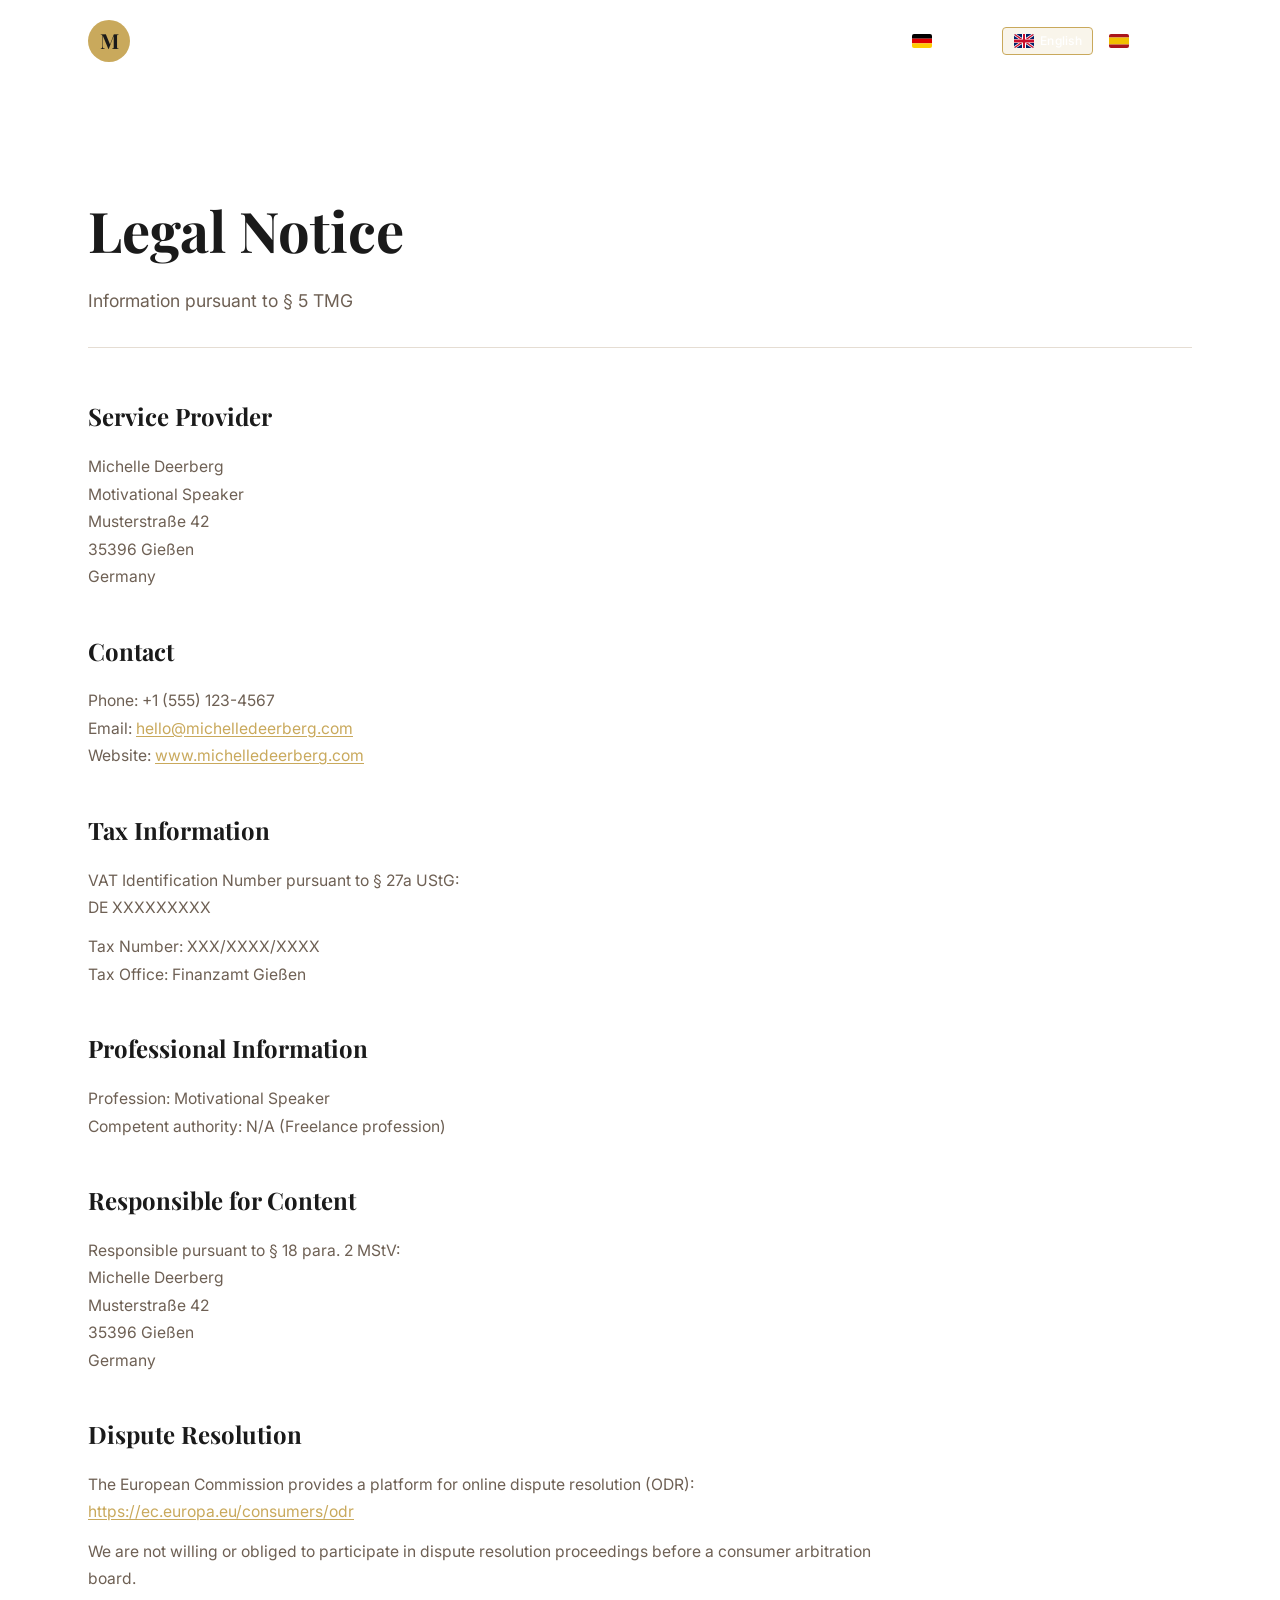
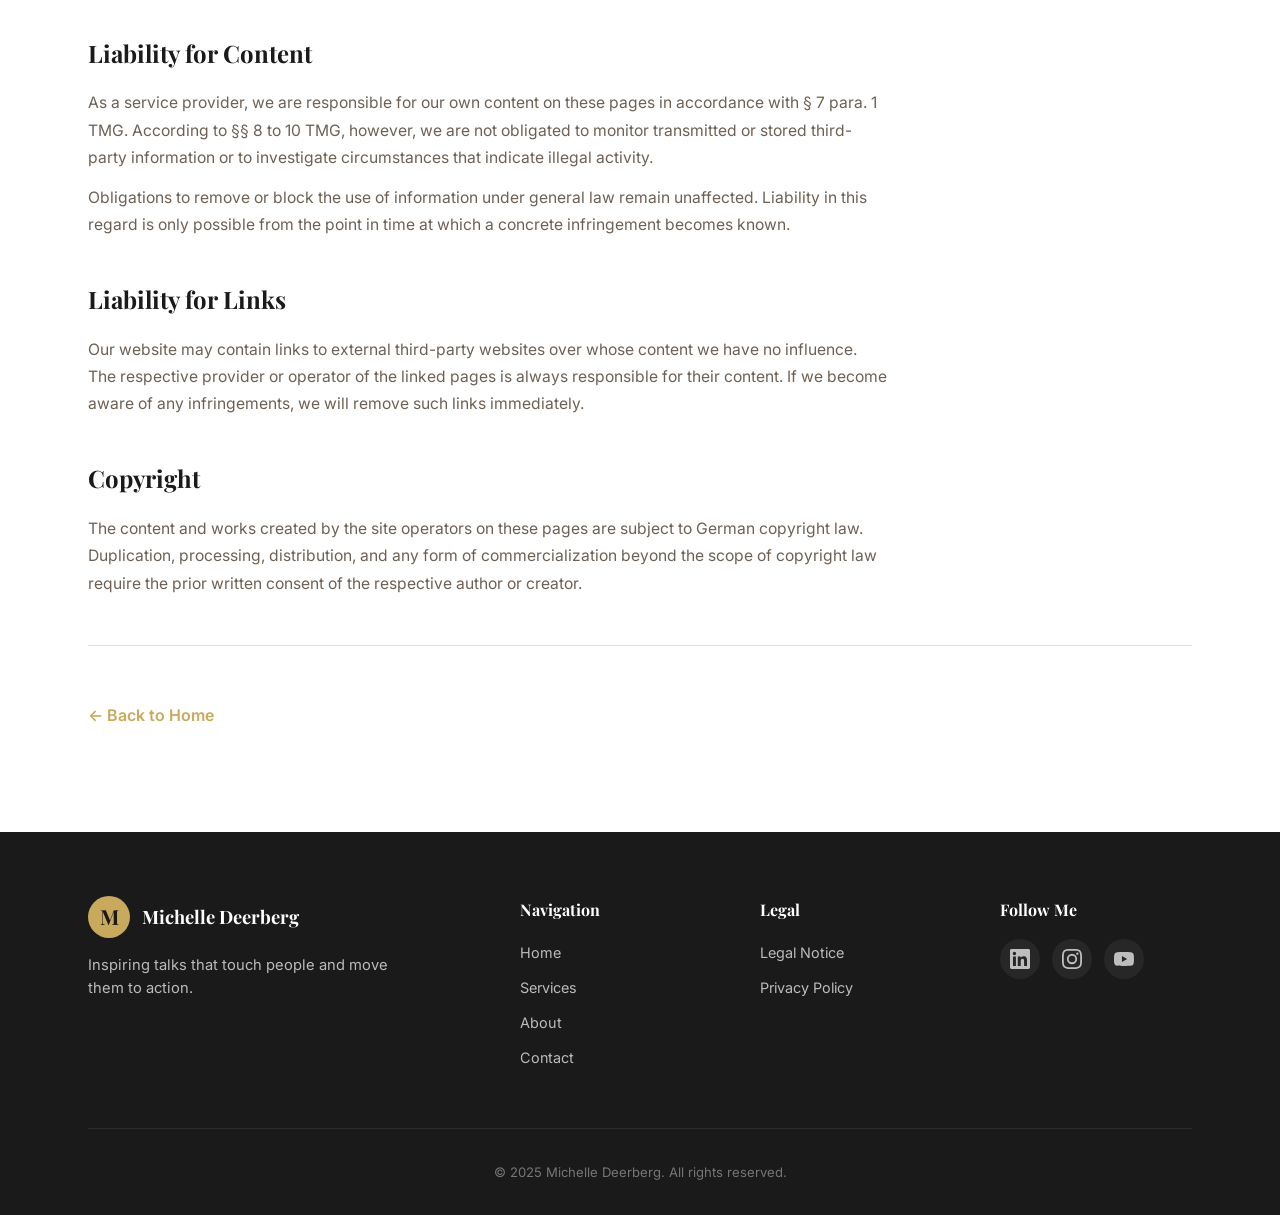
<file: impressum.html>
<!DOCTYPE html>
<html lang="de">
<head>
    <meta charset="UTF-8">
    <meta name="viewport" content="width=device-width, initial-scale=1.0">
    <title>Impressum — Michelle Deerberg</title>
    <link rel="stylesheet" href="styles.css">
    <link rel="preconnect" href="https://fonts.googleapis.com">
    <link rel="preconnect" href="https://fonts.gstatic.com" crossorigin>
    <link href="https://fonts.googleapis.com/css2?family=Playfair+Display:ital,wght@0,400;0,700;1,400&family=Inter:wght@300;400;500;600;700&display=swap" rel="stylesheet">
</head>
<body>

    <!-- ============ NAVIGATION ============ -->
    <header class="header header--scrolled" id="header">
        <div class="header__container">
            <a href="index.html" class="header__logo">
                <span class="logo-mark">M</span>
                <span class="logo-text">Michelle Deerberg</span>
            </a>

            <div class="lang-selector" id="langSelector">
                <button class="lang-btn lang-btn--active" data-lang="de" aria-label="Deutsch">
                    <svg class="lang-flag" width="20" height="14" viewBox="0 0 20 14"><rect width="20" height="4.67" fill="#000"/><rect y="4.67" width="20" height="4.67" fill="#DD0000"/><rect y="9.33" width="20" height="4.67" fill="#FFCC00"/></svg>
                    <span class="lang-label">Deutsch</span>
                </button>
                <button class="lang-btn" data-lang="en" aria-label="English">
                    <svg class="lang-flag" width="20" height="14" viewBox="0 0 20 14"><rect width="20" height="14" fill="#012169"/><path d="M0,0 L20,14 M20,0 L0,14" stroke="#FFF" stroke-width="2.8"/><path d="M0,0 L20,14 M20,0 L0,14" stroke="#C8102E" stroke-width="1.4"/><rect x="8" width="4" height="14" fill="#FFF"/><rect y="5" width="20" height="4" fill="#FFF"/><rect x="9" width="2" height="14" fill="#C8102E"/><rect y="5.5" width="20" height="3" fill="#C8102E"/></svg>
                    <span class="lang-label">English</span>
                </button>
                <button class="lang-btn" data-lang="es" aria-label="Español">
                    <svg class="lang-flag" width="20" height="14" viewBox="0 0 20 14"><rect width="20" height="3.5" fill="#AA151B"/><rect y="3.5" width="20" height="7" fill="#F1BF00"/><rect y="10.5" width="20" height="3.5" fill="#AA151B"/></svg>
                    <span class="lang-label">Español</span>
                </button>
            </div>

            <button class="hamburger" id="hamburger" aria-label="Toggle navigation menu" aria-expanded="false">
                <span class="hamburger__line"></span>
                <span class="hamburger__line"></span>
                <span class="hamburger__line"></span>
            </button>
            <nav class="nav" id="nav" role="navigation">
                <ul class="nav__list">
                    <li><a href="index.html" class="nav__link" data-i18n="nav_home">Startseite</a></li>
                    <li><a href="index.html#services" class="nav__link" data-i18n="nav_services">Leistungen</a></li>
                    <li><a href="index.html#about" class="nav__link" data-i18n="nav_about">Über mich</a></li>
                    <li><a href="index.html#contact" class="nav__link" data-i18n="nav_contact">Kontakt</a></li>
                </ul>
                <div class="lang-selector lang-selector--mobile" id="langSelectorMobile"></div>
            </nav>
        </div>
    </header>

    <!-- ============ PAGE CONTENT ============ -->
    <main class="legal-page">
        <div class="container">
            <h1 class="legal-page__title" data-i18n="impressum_title">Impressum</h1>
            <p class="legal-page__subtitle" data-i18n="impressum_subtitle">Angaben gemäß § 5 TMG</p>

            <!-- GERMAN (legally binding, default) -->
            <div class="legal-page__content" data-lang-content="de">
                <section class="legal-section">
                    <h2>Diensteanbieter</h2>
                    <p>
                        Michelle Deerberg<br>
                        Motivationsrednerin<br>
                        Musterstra&szlig;e 42<br>
                        35396 Gie&szlig;en<br>
                        Deutschland
                    </p>
                </section>
                <section class="legal-section">
                    <h2>Kontakt</h2>
                    <p>
                        Telefon: +1 (555) 123-4567<br>
                        E-Mail: <a href="mailto:hello@michelledeerberg.com">hello@michelledeerberg.com</a><br>
                        Website: <a href="index.html">www.michelledeerberg.com</a>
                    </p>
                </section>
                <section class="legal-section">
                    <h2>Umsatzsteuer-ID</h2>
                    <p>
                        Umsatzsteuer-Identifikationsnummer gem&auml;&szlig; &sect; 27a UStG:<br>
                        DE XXXXXXXXX
                    </p>
                    <p>
                        Steuernummer: XXX/XXXX/XXXX<br>
                        Finanzamt Gie&szlig;en
                    </p>
                </section>
                <section class="legal-section">
                    <h2>Berufliche Angaben</h2>
                    <p>
                        Beruf: Motivationsrednerin<br>
                        Zust&auml;ndige Beh&ouml;rde: Entf&auml;llt (Freiberufliche T&auml;tigkeit)
                    </p>
                </section>
                <section class="legal-section">
                    <h2>Verantwortlich f&uuml;r den Inhalt</h2>
                    <p>
                        Verantwortlich gem&auml;&szlig; &sect; 18 Abs. 2 MStV:<br>
                        Michelle Deerberg<br>
                        Musterstra&szlig;e 42<br>
                        35396 Gie&szlig;en<br>
                        Deutschland
                    </p>
                </section>
                <section class="legal-section">
                    <h2>Streitschlichtung</h2>
                    <p>Die Europ&auml;ische Kommission stellt eine Plattform zur Online-Streitbeilegung (OS) bereit: <a href="https://ec.europa.eu/consumers/odr" target="_blank" rel="noopener">https://ec.europa.eu/consumers/odr</a></p>
                    <p>Wir sind nicht bereit oder verpflichtet, an Streitbeilegungsverfahren vor einer Verbraucherschlichtungsstelle teilzunehmen.</p>
                </section>
                <section class="legal-section">
                    <h2>Haftung f&uuml;r Inhalte</h2>
                    <p>Als Diensteanbieter sind wir gem&auml;&szlig; &sect; 7 Abs.1 TMG f&uuml;r eigene Inhalte auf diesen Seiten nach den allgemeinen Gesetzen verantwortlich. Nach &sect;&sect; 8 bis 10 TMG sind wir als Diensteanbieter jedoch nicht verpflichtet, &uuml;bermittelte oder gespeicherte fremde Informationen zu &uuml;berwachen.</p>
                    <p>Verpflichtungen zur Entfernung oder Sperrung der Nutzung von Informationen nach den allgemeinen Gesetzen bleiben hiervon unber&uuml;hrt. Eine diesbez&uuml;gliche Haftung ist jedoch erst ab dem Zeitpunkt der Kenntnis einer konkreten Rechtsverletzung m&ouml;glich.</p>
                </section>
                <section class="legal-section">
                    <h2>Haftung f&uuml;r Links</h2>
                    <p>Unser Angebot enth&auml;lt Links zu externen Websites Dritter, auf deren Inhalte wir keinen Einfluss haben. F&uuml;r die Inhalte der verlinkten Seiten ist stets der jeweilige Anbieter oder Betreiber der Seiten verantwortlich. Bei Bekanntwerden von Rechtsverletzungen werden wir derartige Links umgehend entfernen.</p>
                </section>
                <section class="legal-section">
                    <h2>Urheberrecht</h2>
                    <p>Die durch die Seitenbetreiber erstellten Inhalte und Werke auf diesen Seiten unterliegen dem deutschen Urheberrecht. Die Vervielf&auml;ltigung, Bearbeitung, Verbreitung und jede Art der Verwertung au&szlig;erhalb der Grenzen des Urheberrechtes bed&uuml;rfen der schriftlichen Zustimmung des jeweiligen Autors bzw. Erstellers.</p>
                </section>
            </div>

            <!-- ENGLISH (courtesy translation) -->
            <div class="legal-page__content" data-lang-content="en" style="display:none;">
                <section class="legal-section">
                    <h2>Service Provider</h2>
                    <p>
                        Michelle Deerberg<br>
                        Motivational Speaker<br>
                        Musterstra&szlig;e 42<br>
                        35396 Gie&szlig;en<br>
                        Germany
                    </p>
                </section>
                <section class="legal-section">
                    <h2>Contact</h2>
                    <p>
                        Phone: +1 (555) 123-4567<br>
                        Email: <a href="mailto:hello@michelledeerberg.com">hello@michelledeerberg.com</a><br>
                        Website: <a href="index.html">www.michelledeerberg.com</a>
                    </p>
                </section>
                <section class="legal-section">
                    <h2>Tax Information</h2>
                    <p>
                        VAT Identification Number pursuant to &sect; 27a UStG:<br>
                        DE XXXXXXXXX
                    </p>
                    <p>
                        Tax Number: XXX/XXXX/XXXX<br>
                        Tax Office: Finanzamt Gie&szlig;en
                    </p>
                </section>
                <section class="legal-section">
                    <h2>Professional Information</h2>
                    <p>
                        Profession: Motivational Speaker<br>
                        Competent authority: N/A (Freelance profession)
                    </p>
                </section>
                <section class="legal-section">
                    <h2>Responsible for Content</h2>
                    <p>
                        Responsible pursuant to &sect; 18 para. 2 MStV:<br>
                        Michelle Deerberg<br>
                        Musterstra&szlig;e 42<br>
                        35396 Gie&szlig;en<br>
                        Germany
                    </p>
                </section>
                <section class="legal-section">
                    <h2>Dispute Resolution</h2>
                    <p>The European Commission provides a platform for online dispute resolution (ODR): <a href="https://ec.europa.eu/consumers/odr" target="_blank" rel="noopener">https://ec.europa.eu/consumers/odr</a></p>
                    <p>We are not willing or obliged to participate in dispute resolution proceedings before a consumer arbitration board.</p>
                </section>
                <section class="legal-section">
                    <h2>Liability for Content</h2>
                    <p>As a service provider, we are responsible for our own content on these pages in accordance with &sect; 7 para. 1 TMG. According to &sect;&sect; 8 to 10 TMG, however, we are not obligated to monitor transmitted or stored third-party information or to investigate circumstances that indicate illegal activity.</p>
                    <p>Obligations to remove or block the use of information under general law remain unaffected. Liability in this regard is only possible from the point in time at which a concrete infringement becomes known.</p>
                </section>
                <section class="legal-section">
                    <h2>Liability for Links</h2>
                    <p>Our website may contain links to external third-party websites over whose content we have no influence. The respective provider or operator of the linked pages is always responsible for their content. If we become aware of any infringements, we will remove such links immediately.</p>
                </section>
                <section class="legal-section">
                    <h2>Copyright</h2>
                    <p>The content and works created by the site operators on these pages are subject to German copyright law. Duplication, processing, distribution, and any form of commercialization beyond the scope of copyright law require the prior written consent of the respective author or creator.</p>
                </section>
            </div>

            <!-- SPANISH (courtesy translation) -->
            <div class="legal-page__content" data-lang-content="es" style="display:none;">
                <section class="legal-section">
                    <h2>Proveedor del servicio</h2>
                    <p>
                        Michelle Deerberg<br>
                        Oradora Motivacional<br>
                        Musterstra&szlig;e 42<br>
                        35396 Gie&szlig;en<br>
                        Alemania
                    </p>
                </section>
                <section class="legal-section">
                    <h2>Contacto</h2>
                    <p>
                        Tel&eacute;fono: +1 (555) 123-4567<br>
                        Correo electr&oacute;nico: <a href="mailto:hello@michelledeerberg.com">hello@michelledeerberg.com</a><br>
                        Sitio web: <a href="index.html">www.michelledeerberg.com</a>
                    </p>
                </section>
                <section class="legal-section">
                    <h2>Informaci&oacute;n fiscal</h2>
                    <p>
                        N&uacute;mero de identificaci&oacute;n del IVA seg&uacute;n &sect; 27a UStG:<br>
                        DE XXXXXXXXX
                    </p>
                    <p>
                        N&uacute;mero fiscal: XXX/XXXX/XXXX<br>
                        Oficina tributaria: Finanzamt Gie&szlig;en
                    </p>
                </section>
                <section class="legal-section">
                    <h2>Informaci&oacute;n profesional</h2>
                    <p>
                        Profesi&oacute;n: Oradora Motivacional<br>
                        Autoridad competente: No aplica (Profesi&oacute;n liberal)
                    </p>
                </section>
                <section class="legal-section">
                    <h2>Responsable del contenido</h2>
                    <p>
                        Responsable seg&uacute;n &sect; 18 p&aacute;rr. 2 MStV:<br>
                        Michelle Deerberg<br>
                        Musterstra&szlig;e 42<br>
                        35396 Gie&szlig;en<br>
                        Alemania
                    </p>
                </section>
                <section class="legal-section">
                    <h2>Resoluci&oacute;n de conflictos</h2>
                    <p>La Comisi&oacute;n Europea proporciona una plataforma para la resoluci&oacute;n de litigios en l&iacute;nea: <a href="https://ec.europa.eu/consumers/odr" target="_blank" rel="noopener">https://ec.europa.eu/consumers/odr</a></p>
                    <p>No estamos dispuestos ni obligados a participar en procedimientos de resoluci&oacute;n de conflictos ante una junta de arbitraje del consumidor.</p>
                </section>
                <section class="legal-section">
                    <h2>Responsabilidad por el contenido</h2>
                    <p>Como proveedor de servicios, somos responsables de nuestro propio contenido en estas p&aacute;ginas de acuerdo con el &sect; 7 p&aacute;rr. 1 TMG. Sin embargo, seg&uacute;n los &sect;&sect; 8 a 10 TMG, no estamos obligados a supervisar la informaci&oacute;n de terceros transmitida o almacenada.</p>
                </section>
                <section class="legal-section">
                    <h2>Responsabilidad por enlaces</h2>
                    <p>Nuestro sitio web puede contener enlaces a sitios web externos de terceros sobre cuyo contenido no tenemos influencia. Si tenemos conocimiento de alguna infracci&oacute;n, eliminaremos dichos enlaces de inmediato.</p>
                </section>
                <section class="legal-section">
                    <h2>Derechos de autor</h2>
                    <p>El contenido y las obras creados por los operadores del sitio en estas p&aacute;ginas est&aacute;n sujetos a la ley alemana de derechos de autor. La duplicaci&oacute;n, el procesamiento, la distribuci&oacute;n y cualquier forma de comercializaci&oacute;n requieren el consentimiento previo por escrito del autor o creador respectivo.</p>
                </section>
            </div>

            <div class="legal-page__back">
                <a href="index.html" class="link-arrow" data-i18n-html="legal_back"><span>&larr;</span> Zurück zur Startseite</a>
            </div>
        </div>
    </main>

    <!-- ============ FOOTER ============ -->
    <footer class="footer">
        <div class="container">
            <div class="footer__grid">
                <div class="footer__brand">
                    <a href="index.html" class="footer__logo">
                        <span class="logo-mark">M</span>
                        <span class="logo-text">Michelle Deerberg</span>
                    </a>
                    <p data-i18n="footer_desc">Inspirierende Vorträge, die Menschen berühren und zum Handeln bewegen.</p>
                </div>
                <div class="footer__nav">
                    <h4 data-i18n="footer_nav_title">Navigation</h4>
                    <ul>
                        <li><a href="index.html" data-i18n="nav_home">Startseite</a></li>
                        <li><a href="index.html#services" data-i18n="nav_services">Leistungen</a></li>
                        <li><a href="index.html#about" data-i18n="nav_about">Über mich</a></li>
                        <li><a href="index.html#contact" data-i18n="nav_contact">Kontakt</a></li>
                    </ul>
                </div>
                <div class="footer__legal">
                    <h4 data-i18n="footer_legal_title">Rechtliches</h4>
                    <ul>
                        <li><a href="impressum.html" data-i18n="footer_impressum">Impressum</a></li>
                        <li><a href="privacy.html" data-i18n="footer_privacy">Datenschutzerklärung</a></li>
                    </ul>
                </div>
                <div class="footer__social">
                    <h4 data-i18n="footer_social_title">Folgen Sie mir</h4>
                    <div class="social-links">
                        <a href="#" aria-label="LinkedIn" class="social-link">
                            <svg width="20" height="20" viewBox="0 0 24 24" fill="currentColor"><path d="M20.447 20.452h-3.554v-5.569c0-1.328-.027-3.037-1.852-3.037-1.853 0-2.136 1.445-2.136 2.939v5.667H9.351V9h3.414v1.561h.046c.477-.9 1.637-1.85 3.37-1.85 3.601 0 4.267 2.37 4.267 5.455v6.286zM5.337 7.433a2.062 2.062 0 01-2.063-2.065 2.064 2.064 0 112.063 2.065zm1.782 13.019H3.555V9h3.564v11.452zM22.225 0H1.771C.792 0 0 .774 0 1.729v20.542C0 23.227.792 24 1.771 24h20.451C23.2 24 24 23.227 24 22.271V1.729C24 .774 23.2 0 22.222 0h.003z"/></svg>
                        </a>
                        <a href="#" aria-label="Instagram" class="social-link">
                            <svg width="20" height="20" viewBox="0 0 24 24" fill="currentColor"><path d="M12 2.163c3.204 0 3.584.012 4.85.07 3.252.148 4.771 1.691 4.919 4.919.058 1.265.069 1.645.069 4.849 0 3.205-.012 3.584-.069 4.849-.149 3.225-1.664 4.771-4.919 4.919-1.266.058-1.644.07-4.85.07-3.204 0-3.584-.012-4.849-.07-3.26-.149-4.771-1.699-4.919-4.92-.058-1.265-.07-1.644-.07-4.849 0-3.204.013-3.583.07-4.849.149-3.227 1.664-4.771 4.919-4.919 1.266-.057 1.645-.069 4.849-.069zM12 0C8.741 0 8.333.014 7.053.072 2.695.272.273 2.69.073 7.052.014 8.333 0 8.741 0 12c0 3.259.014 3.668.072 4.948.2 4.358 2.618 6.78 6.98 6.98C8.333 23.986 8.741 24 12 24c3.259 0 3.668-.014 4.948-.072 4.354-.2 6.782-2.618 6.979-6.98.059-1.28.073-1.689.073-4.948 0-3.259-.014-3.667-.072-4.947-.196-4.354-2.617-6.78-6.979-6.98C15.668.014 15.259 0 12 0zm0 5.838a6.162 6.162 0 100 12.324 6.162 6.162 0 000-12.324zM12 16a4 4 0 110-8 4 4 0 010 8zm6.406-11.845a1.44 1.44 0 100 2.881 1.44 1.44 0 000-2.881z"/></svg>
                        </a>
                        <a href="#" aria-label="YouTube" class="social-link">
                            <svg width="20" height="20" viewBox="0 0 24 24" fill="currentColor"><path d="M23.498 6.186a3.016 3.016 0 00-2.122-2.136C19.505 3.545 12 3.545 12 3.545s-7.505 0-9.377.505A3.017 3.017 0 00.502 6.186C0 8.07 0 12 0 12s0 3.93.502 5.814a3.016 3.016 0 002.122 2.136c1.871.505 9.376.505 9.376.505s7.505 0 9.377-.505a3.015 3.015 0 002.122-2.136C24 15.93 24 12 24 12s0-3.93-.502-5.814zM9.545 15.568V8.432L15.818 12l-6.273 3.568z"/></svg>
                        </a>
                    </div>
                </div>
            </div>
            <div class="footer__bottom">
                <p>&copy; 2025 Michelle Deerberg. <span data-i18n="footer_rights">Alle Rechte vorbehalten.</span></p>
            </div>
        </div>
    </footer>

    <script src="lang.js"></script>
    <script src="script.js"></script>
</body>
</html>
</file>
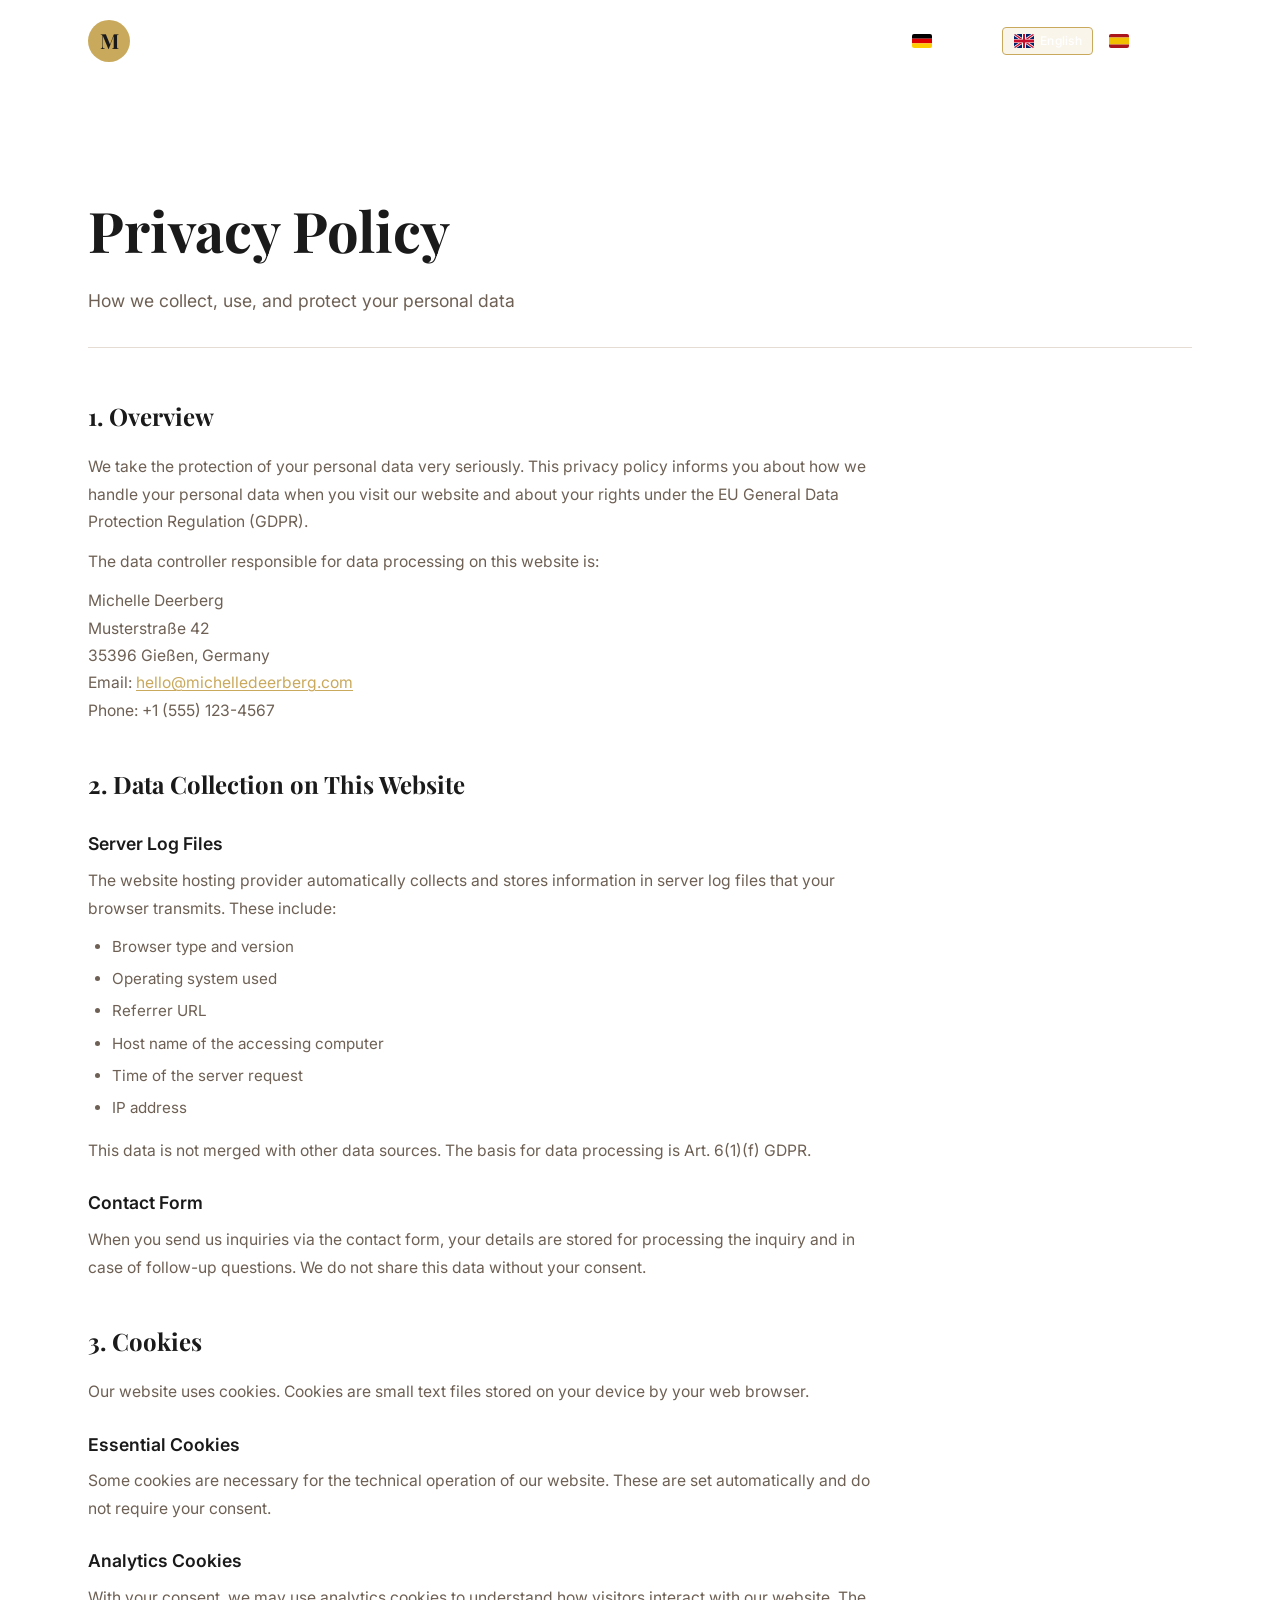
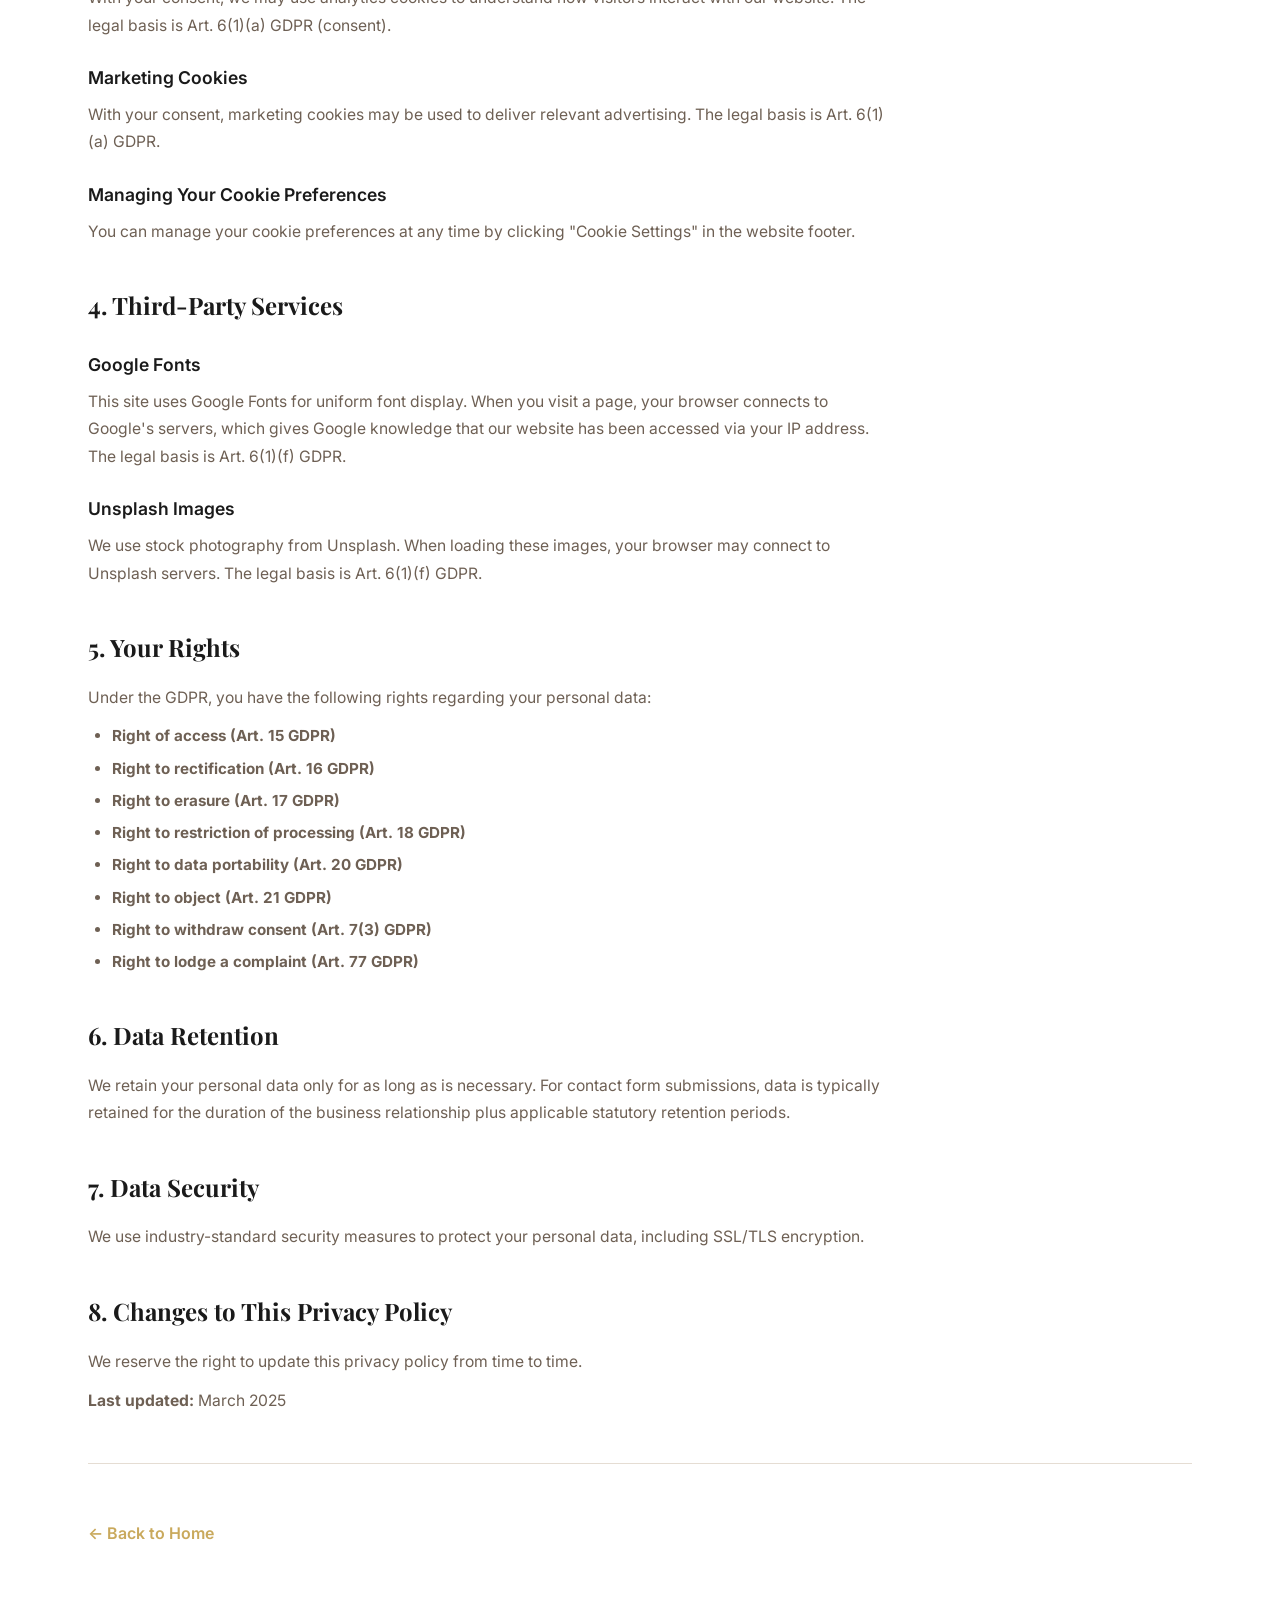
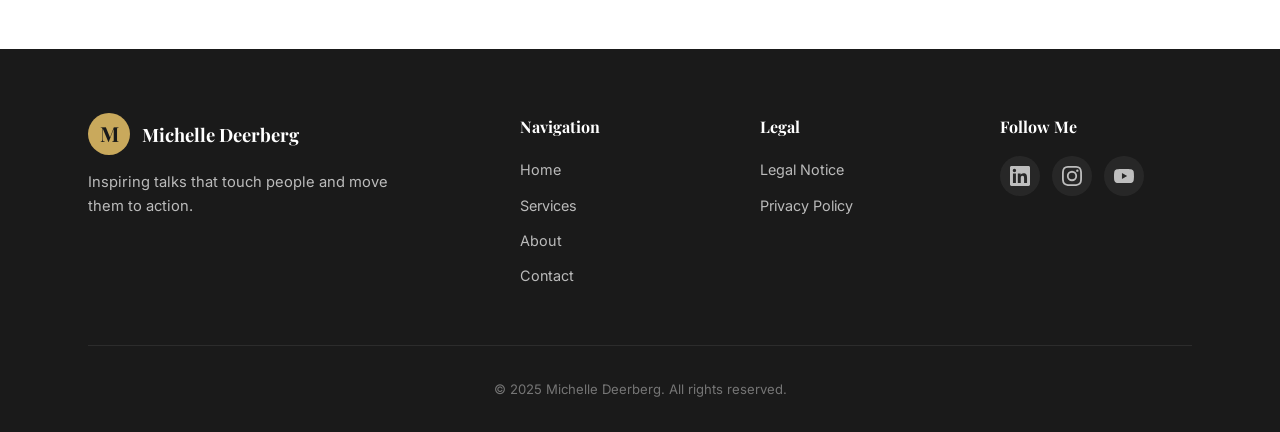
<file: privacy.html>
<!DOCTYPE html>
<html lang="de">
<head>
    <meta charset="UTF-8">
    <meta name="viewport" content="width=device-width, initial-scale=1.0">
    <title>Datenschutzerklärung — Michelle Deerberg</title>
    <link rel="stylesheet" href="styles.css">
    <link rel="preconnect" href="https://fonts.googleapis.com">
    <link rel="preconnect" href="https://fonts.gstatic.com" crossorigin>
    <link href="https://fonts.googleapis.com/css2?family=Playfair+Display:ital,wght@0,400;0,700;1,400&family=Inter:wght@300;400;500;600;700&display=swap" rel="stylesheet">
</head>
<body>

    <!-- ============ NAVIGATION ============ -->
    <header class="header header--scrolled" id="header">
        <div class="header__container">
            <a href="index.html" class="header__logo">
                <span class="logo-mark">M</span>
                <span class="logo-text">Michelle Deerberg</span>
            </a>

            <div class="lang-selector" id="langSelector">
                <button class="lang-btn lang-btn--active" data-lang="de" aria-label="Deutsch">
                    <svg class="lang-flag" width="20" height="14" viewBox="0 0 20 14"><rect width="20" height="4.67" fill="#000"/><rect y="4.67" width="20" height="4.67" fill="#DD0000"/><rect y="9.33" width="20" height="4.67" fill="#FFCC00"/></svg>
                    <span class="lang-label">Deutsch</span>
                </button>
                <button class="lang-btn" data-lang="en" aria-label="English">
                    <svg class="lang-flag" width="20" height="14" viewBox="0 0 20 14"><rect width="20" height="14" fill="#012169"/><path d="M0,0 L20,14 M20,0 L0,14" stroke="#FFF" stroke-width="2.8"/><path d="M0,0 L20,14 M20,0 L0,14" stroke="#C8102E" stroke-width="1.4"/><rect x="8" width="4" height="14" fill="#FFF"/><rect y="5" width="20" height="4" fill="#FFF"/><rect x="9" width="2" height="14" fill="#C8102E"/><rect y="5.5" width="20" height="3" fill="#C8102E"/></svg>
                    <span class="lang-label">English</span>
                </button>
                <button class="lang-btn" data-lang="es" aria-label="Español">
                    <svg class="lang-flag" width="20" height="14" viewBox="0 0 20 14"><rect width="20" height="3.5" fill="#AA151B"/><rect y="3.5" width="20" height="7" fill="#F1BF00"/><rect y="10.5" width="20" height="3.5" fill="#AA151B"/></svg>
                    <span class="lang-label">Español</span>
                </button>
            </div>

            <button class="hamburger" id="hamburger" aria-label="Toggle navigation menu" aria-expanded="false">
                <span class="hamburger__line"></span>
                <span class="hamburger__line"></span>
                <span class="hamburger__line"></span>
            </button>
            <nav class="nav" id="nav" role="navigation">
                <ul class="nav__list">
                    <li><a href="index.html" class="nav__link" data-i18n="nav_home">Startseite</a></li>
                    <li><a href="index.html#services" class="nav__link" data-i18n="nav_services">Leistungen</a></li>
                    <li><a href="index.html#about" class="nav__link" data-i18n="nav_about">Über mich</a></li>
                    <li><a href="index.html#contact" class="nav__link" data-i18n="nav_contact">Kontakt</a></li>
                </ul>
                <div class="lang-selector lang-selector--mobile" id="langSelectorMobile"></div>
            </nav>
        </div>
    </header>

    <!-- ============ PAGE CONTENT ============ -->
    <main class="legal-page">
        <div class="container">
            <h1 class="legal-page__title" data-i18n="privacy_title">Datenschutzerklärung</h1>
            <p class="legal-page__subtitle" data-i18n="privacy_subtitle">Wie wir Ihre personenbezogenen Daten erheben, verwenden und schützen</p>

            <!-- GERMAN -->
            <div class="legal-page__content" data-lang-content="de">
                <section class="legal-section">
                    <h2>1. Überblick</h2>
                    <p>Wir nehmen den Schutz Ihrer persönlichen Daten sehr ernst. Diese Datenschutzerklärung informiert Sie darüber, wie wir Ihre personenbezogenen Daten verarbeiten, wenn Sie unsere Website besuchen, und über Ihre Rechte nach der EU-Datenschutz-Grundverordnung (DSGVO).</p>
                    <p>Die verantwortliche Stelle für die Datenverarbeitung auf dieser Website ist:</p>
                    <p>Michelle Deerberg<br>Musterstra&szlig;e 42<br>35396 Gie&szlig;en, Deutschland<br>E-Mail: <a href="mailto:hello@michelledeerberg.com">hello@michelledeerberg.com</a><br>Telefon: +1 (555) 123-4567</p>
                </section>
                <section class="legal-section">
                    <h2>2. Datenerfassung auf dieser Website</h2>
                    <h3>Server-Logdateien</h3>
                    <p>Der Hosting-Anbieter erhebt und speichert automatisch Informationen in Server-Logdateien, die Ihr Browser automatisch übermittelt. Dies sind:</p>
                    <ul>
                        <li>Browsertyp und -version</li>
                        <li>Verwendetes Betriebssystem</li>
                        <li>Referrer-URL</li>
                        <li>Hostname des zugreifenden Rechners</li>
                        <li>Uhrzeit der Serveranfrage</li>
                        <li>IP-Adresse</li>
                    </ul>
                    <p>Diese Daten werden nicht mit anderen Datenquellen zusammengeführt. Grundlage ist Art. 6 Abs. 1 lit. f DSGVO.</p>
                    <h3>Kontaktformular</h3>
                    <p>Wenn Sie uns per Kontaktformular Anfragen zukommen lassen, werden Ihre Angaben zur Bearbeitung der Anfrage und für Anschlussfragen bei uns gespeichert. Eine Weitergabe erfolgt nicht ohne Ihre Einwilligung.</p>
                </section>
                <section class="legal-section">
                    <h2>3. Cookies</h2>
                    <p>Unsere Website verwendet Cookies. Cookies sind kleine Textdateien, die auf Ihrem Endgerät gespeichert werden.</p>
                    <h3>Essenzielle Cookies</h3>
                    <p>Einige Cookies sind für den technischen Betrieb unserer Website erforderlich. Diese werden automatisch gesetzt und benötigen keine Einwilligung.</p>
                    <h3>Analyse-Cookies</h3>
                    <p>Mit Ihrer Einwilligung verwenden wir Analyse-Cookies, um zu verstehen, wie Besucher mit unserer Website interagieren. Rechtsgrundlage ist Art. 6 Abs. 1 lit. a DSGVO (Einwilligung).</p>
                    <h3>Marketing-Cookies</h3>
                    <p>Mit Ihrer Einwilligung können Marketing-Cookies verwendet werden, um relevante Werbung auszuliefern. Rechtsgrundlage ist Art. 6 Abs. 1 lit. a DSGVO.</p>
                    <h3>Cookie-Einstellungen verwalten</h3>
                    <p>Sie können Ihre Cookie-Einstellungen jederzeit über den Link „Cookie-Einstellungen" in der Fußzeile der Website verwalten.</p>
                </section>
                <section class="legal-section">
                    <h2>4. Drittanbieter-Dienste</h2>
                    <h3>Google Fonts</h3>
                    <p>Diese Website nutzt Google Fonts für eine einheitliche Darstellung. Beim Aufruf einer Seite lädt Ihr Browser die benötigten Schriftarten. Dabei wird Ihre IP-Adresse an Google-Server übermittelt. Rechtsgrundlage ist Art. 6 Abs. 1 lit. f DSGVO.</p>
                    <h3>Unsplash-Bilder</h3>
                    <p>Wir verwenden Stock-Fotos von Unsplash. Beim Laden dieser Bilder kann Ihre IP-Adresse an Unsplash-Server übermittelt werden. Rechtsgrundlage ist Art. 6 Abs. 1 lit. f DSGVO.</p>
                </section>
                <section class="legal-section">
                    <h2>5. Ihre Rechte</h2>
                    <p>Nach der DSGVO haben Sie folgende Rechte bezüglich Ihrer personenbezogenen Daten:</p>
                    <ul>
                        <li><strong>Auskunftsrecht (Art. 15 DSGVO)</strong></li>
                        <li><strong>Recht auf Berichtigung (Art. 16 DSGVO)</strong></li>
                        <li><strong>Recht auf Löschung (Art. 17 DSGVO)</strong></li>
                        <li><strong>Recht auf Einschränkung der Verarbeitung (Art. 18 DSGVO)</strong></li>
                        <li><strong>Recht auf Datenübertragbarkeit (Art. 20 DSGVO)</strong></li>
                        <li><strong>Widerspruchsrecht (Art. 21 DSGVO)</strong></li>
                        <li><strong>Recht auf Widerruf der Einwilligung (Art. 7 Abs. 3 DSGVO)</strong></li>
                        <li><strong>Beschwerderecht (Art. 77 DSGVO)</strong></li>
                    </ul>
                </section>
                <section class="legal-section">
                    <h2>6. Datenspeicherung</h2>
                    <p>Wir speichern Ihre personenbezogenen Daten nur so lange, wie es für die Zwecke erforderlich ist. Kontaktformulardaten werden in der Regel für die Dauer der Geschäftsbeziehung zuzüglich gesetzlicher Aufbewahrungsfristen gespeichert.</p>
                </section>
                <section class="legal-section">
                    <h2>7. Datensicherheit</h2>
                    <p>Wir verwenden branchenübliche Sicherheitsmaßnahmen zum Schutz Ihrer Daten, einschließlich SSL/TLS-Verschlüsselung.</p>
                </section>
                <section class="legal-section">
                    <h2>8. Änderungen</h2>
                    <p>Wir behalten uns vor, diese Datenschutzerklärung von Zeit zu Zeit zu aktualisieren.</p>
                    <p><strong>Letzte Aktualisierung:</strong> März 2025</p>
                </section>
            </div>

            <!-- ENGLISH -->
            <div class="legal-page__content" data-lang-content="en" style="display:none;">
                <section class="legal-section">
                    <h2>1. Overview</h2>
                    <p>We take the protection of your personal data very seriously. This privacy policy informs you about how we handle your personal data when you visit our website and about your rights under the EU General Data Protection Regulation (GDPR).</p>
                    <p>The data controller responsible for data processing on this website is:</p>
                    <p>Michelle Deerberg<br>Musterstra&szlig;e 42<br>35396 Gie&szlig;en, Germany<br>Email: <a href="mailto:hello@michelledeerberg.com">hello@michelledeerberg.com</a><br>Phone: +1 (555) 123-4567</p>
                </section>
                <section class="legal-section">
                    <h2>2. Data Collection on This Website</h2>
                    <h3>Server Log Files</h3>
                    <p>The website hosting provider automatically collects and stores information in server log files that your browser transmits. These include:</p>
                    <ul>
                        <li>Browser type and version</li>
                        <li>Operating system used</li>
                        <li>Referrer URL</li>
                        <li>Host name of the accessing computer</li>
                        <li>Time of the server request</li>
                        <li>IP address</li>
                    </ul>
                    <p>This data is not merged with other data sources. The basis for data processing is Art. 6(1)(f) GDPR.</p>
                    <h3>Contact Form</h3>
                    <p>When you send us inquiries via the contact form, your details are stored for processing the inquiry and in case of follow-up questions. We do not share this data without your consent.</p>
                </section>
                <section class="legal-section">
                    <h2>3. Cookies</h2>
                    <p>Our website uses cookies. Cookies are small text files stored on your device by your web browser.</p>
                    <h3>Essential Cookies</h3>
                    <p>Some cookies are necessary for the technical operation of our website. These are set automatically and do not require your consent.</p>
                    <h3>Analytics Cookies</h3>
                    <p>With your consent, we may use analytics cookies to understand how visitors interact with our website. The legal basis is Art. 6(1)(a) GDPR (consent).</p>
                    <h3>Marketing Cookies</h3>
                    <p>With your consent, marketing cookies may be used to deliver relevant advertising. The legal basis is Art. 6(1)(a) GDPR.</p>
                    <h3>Managing Your Cookie Preferences</h3>
                    <p>You can manage your cookie preferences at any time by clicking "Cookie Settings" in the website footer.</p>
                </section>
                <section class="legal-section">
                    <h2>4. Third-Party Services</h2>
                    <h3>Google Fonts</h3>
                    <p>This site uses Google Fonts for uniform font display. When you visit a page, your browser connects to Google's servers, which gives Google knowledge that our website has been accessed via your IP address. The legal basis is Art. 6(1)(f) GDPR.</p>
                    <h3>Unsplash Images</h3>
                    <p>We use stock photography from Unsplash. When loading these images, your browser may connect to Unsplash servers. The legal basis is Art. 6(1)(f) GDPR.</p>
                </section>
                <section class="legal-section">
                    <h2>5. Your Rights</h2>
                    <p>Under the GDPR, you have the following rights regarding your personal data:</p>
                    <ul>
                        <li><strong>Right of access (Art. 15 GDPR)</strong></li>
                        <li><strong>Right to rectification (Art. 16 GDPR)</strong></li>
                        <li><strong>Right to erasure (Art. 17 GDPR)</strong></li>
                        <li><strong>Right to restriction of processing (Art. 18 GDPR)</strong></li>
                        <li><strong>Right to data portability (Art. 20 GDPR)</strong></li>
                        <li><strong>Right to object (Art. 21 GDPR)</strong></li>
                        <li><strong>Right to withdraw consent (Art. 7(3) GDPR)</strong></li>
                        <li><strong>Right to lodge a complaint (Art. 77 GDPR)</strong></li>
                    </ul>
                </section>
                <section class="legal-section">
                    <h2>6. Data Retention</h2>
                    <p>We retain your personal data only for as long as is necessary. For contact form submissions, data is typically retained for the duration of the business relationship plus applicable statutory retention periods.</p>
                </section>
                <section class="legal-section">
                    <h2>7. Data Security</h2>
                    <p>We use industry-standard security measures to protect your personal data, including SSL/TLS encryption.</p>
                </section>
                <section class="legal-section">
                    <h2>8. Changes to This Privacy Policy</h2>
                    <p>We reserve the right to update this privacy policy from time to time.</p>
                    <p><strong>Last updated:</strong> March 2025</p>
                </section>
            </div>

            <!-- SPANISH -->
            <div class="legal-page__content" data-lang-content="es" style="display:none;">
                <section class="legal-section">
                    <h2>1. Descripci&oacute;n general</h2>
                    <p>Nos tomamos muy en serio la protecci&oacute;n de sus datos personales. Esta pol&iacute;tica de privacidad le informa sobre c&oacute;mo tratamos sus datos personales cuando visita nuestro sitio web y sobre sus derechos en virtud del Reglamento General de Protecci&oacute;n de Datos (RGPD) de la UE.</p>
                    <p>El responsable del tratamiento de datos en este sitio web es:</p>
                    <p>Michelle Deerberg<br>Musterstra&szlig;e 42<br>35396 Gie&szlig;en, Alemania<br>Correo: <a href="mailto:hello@michelledeerberg.com">hello@michelledeerberg.com</a><br>Tel&eacute;fono: +1 (555) 123-4567</p>
                </section>
                <section class="legal-section">
                    <h2>2. Recogida de datos en este sitio web</h2>
                    <h3>Archivos de registro del servidor</h3>
                    <p>El proveedor de alojamiento recopila y almacena autom&aacute;ticamente informaci&oacute;n en archivos de registro del servidor, incluyendo:</p>
                    <ul>
                        <li>Tipo y versi&oacute;n del navegador</li>
                        <li>Sistema operativo utilizado</li>
                        <li>URL de referencia</li>
                        <li>Nombre del host</li>
                        <li>Hora de la solicitud</li>
                        <li>Direcci&oacute;n IP</li>
                    </ul>
                    <p>Base legal: Art. 6(1)(f) RGPD.</p>
                    <h3>Formulario de contacto</h3>
                    <p>Cuando nos env&iacute;a consultas a trav&eacute;s del formulario de contacto, sus datos se almacenan para procesar la consulta. No compartimos estos datos sin su consentimiento.</p>
                </section>
                <section class="legal-section">
                    <h2>3. Cookies</h2>
                    <p>Nuestro sitio web utiliza cookies. Las cookies son peque&ntilde;os archivos de texto almacenados en su dispositivo.</p>
                    <h3>Cookies esenciales</h3>
                    <p>Algunas cookies son necesarias para el funcionamiento t&eacute;cnico. Se establecen autom&aacute;ticamente y no requieren su consentimiento.</p>
                    <h3>Cookies de an&aacute;lisis</h3>
                    <p>Con su consentimiento, podemos utilizar cookies de an&aacute;lisis. Base legal: Art. 6(1)(a) RGPD.</p>
                    <h3>Cookies de marketing</h3>
                    <p>Con su consentimiento, se pueden utilizar cookies de marketing. Base legal: Art. 6(1)(a) RGPD.</p>
                    <h3>Gesti&oacute;n de preferencias de cookies</h3>
                    <p>Puede gestionar sus preferencias de cookies en cualquier momento a trav&eacute;s del enlace &quot;Configuraci&oacute;n de Cookies&quot; en el pie de p&aacute;gina.</p>
                </section>
                <section class="legal-section">
                    <h2>4. Servicios de terceros</h2>
                    <h3>Google Fonts</h3>
                    <p>Este sitio utiliza Google Fonts. Al visitar una p&aacute;gina, su navegador se conecta a los servidores de Google. Base legal: Art. 6(1)(f) RGPD.</p>
                    <h3>Im&aacute;genes de Unsplash</h3>
                    <p>Utilizamos fotograf&iacute;as de stock de Unsplash. Al cargar estas im&aacute;genes, su navegador puede conectarse a los servidores de Unsplash. Base legal: Art. 6(1)(f) RGPD.</p>
                </section>
                <section class="legal-section">
                    <h2>5. Sus derechos</h2>
                    <p>En virtud del RGPD, usted tiene los siguientes derechos:</p>
                    <ul>
                        <li><strong>Derecho de acceso (Art. 15 RGPD)</strong></li>
                        <li><strong>Derecho de rectificaci&oacute;n (Art. 16 RGPD)</strong></li>
                        <li><strong>Derecho de supresi&oacute;n (Art. 17 RGPD)</strong></li>
                        <li><strong>Derecho a la limitaci&oacute;n del tratamiento (Art. 18 RGPD)</strong></li>
                        <li><strong>Derecho a la portabilidad de datos (Art. 20 RGPD)</strong></li>
                        <li><strong>Derecho de oposici&oacute;n (Art. 21 RGPD)</strong></li>
                        <li><strong>Derecho a retirar el consentimiento (Art. 7(3) RGPD)</strong></li>
                        <li><strong>Derecho a presentar una reclamaci&oacute;n (Art. 77 RGPD)</strong></li>
                    </ul>
                </section>
                <section class="legal-section">
                    <h2>6. Conservaci&oacute;n de datos</h2>
                    <p>Conservamos sus datos personales solo durante el tiempo necesario. Los datos del formulario de contacto se conservan durante la relaci&oacute;n comercial m&aacute;s los per&iacute;odos de retenci&oacute;n legales aplicables.</p>
                </section>
                <section class="legal-section">
                    <h2>7. Seguridad de los datos</h2>
                    <p>Utilizamos medidas de seguridad est&aacute;ndar de la industria para proteger sus datos, incluida la encriptaci&oacute;n SSL/TLS.</p>
                </section>
                <section class="legal-section">
                    <h2>8. Cambios en esta pol&iacute;tica</h2>
                    <p>Nos reservamos el derecho de actualizar esta pol&iacute;tica de privacidad peri&oacute;dicamente.</p>
                    <p><strong>&Uacute;ltima actualizaci&oacute;n:</strong> Marzo 2025</p>
                </section>
            </div>

            <div class="legal-page__back">
                <a href="index.html" class="link-arrow" data-i18n-html="legal_back"><span>&larr;</span> Zurück zur Startseite</a>
            </div>
        </div>
    </main>

    <!-- ============ FOOTER ============ -->
    <footer class="footer">
        <div class="container">
            <div class="footer__grid">
                <div class="footer__brand">
                    <a href="index.html" class="footer__logo">
                        <span class="logo-mark">M</span>
                        <span class="logo-text">Michelle Deerberg</span>
                    </a>
                    <p data-i18n="footer_desc">Inspirierende Vorträge, die Menschen berühren und zum Handeln bewegen.</p>
                </div>
                <div class="footer__nav">
                    <h4 data-i18n="footer_nav_title">Navigation</h4>
                    <ul>
                        <li><a href="index.html" data-i18n="nav_home">Startseite</a></li>
                        <li><a href="index.html#services" data-i18n="nav_services">Leistungen</a></li>
                        <li><a href="index.html#about" data-i18n="nav_about">Über mich</a></li>
                        <li><a href="index.html#contact" data-i18n="nav_contact">Kontakt</a></li>
                    </ul>
                </div>
                <div class="footer__legal">
                    <h4 data-i18n="footer_legal_title">Rechtliches</h4>
                    <ul>
                        <li><a href="impressum.html" data-i18n="footer_impressum">Impressum</a></li>
                        <li><a href="privacy.html" data-i18n="footer_privacy">Datenschutzerklärung</a></li>
                    </ul>
                </div>
                <div class="footer__social">
                    <h4 data-i18n="footer_social_title">Folgen Sie mir</h4>
                    <div class="social-links">
                        <a href="#" aria-label="LinkedIn" class="social-link">
                            <svg width="20" height="20" viewBox="0 0 24 24" fill="currentColor"><path d="M20.447 20.452h-3.554v-5.569c0-1.328-.027-3.037-1.852-3.037-1.853 0-2.136 1.445-2.136 2.939v5.667H9.351V9h3.414v1.561h.046c.477-.9 1.637-1.85 3.37-1.85 3.601 0 4.267 2.37 4.267 5.455v6.286zM5.337 7.433a2.062 2.062 0 01-2.063-2.065 2.064 2.064 0 112.063 2.065zm1.782 13.019H3.555V9h3.564v11.452zM22.225 0H1.771C.792 0 0 .774 0 1.729v20.542C0 23.227.792 24 1.771 24h20.451C23.2 24 24 23.227 24 22.271V1.729C24 .774 23.2 0 22.222 0h.003z"/></svg>
                        </a>
                        <a href="#" aria-label="Instagram" class="social-link">
                            <svg width="20" height="20" viewBox="0 0 24 24" fill="currentColor"><path d="M12 2.163c3.204 0 3.584.012 4.85.07 3.252.148 4.771 1.691 4.919 4.919.058 1.265.069 1.645.069 4.849 0 3.205-.012 3.584-.069 4.849-.149 3.225-1.664 4.771-4.919 4.919-1.266.058-1.644.07-4.85.07-3.204 0-3.584-.012-4.849-.07-3.26-.149-4.771-1.699-4.919-4.92-.058-1.265-.07-1.644-.07-4.849 0-3.204.013-3.583.07-4.849.149-3.227 1.664-4.771 4.919-4.919 1.266-.057 1.645-.069 4.849-.069zM12 0C8.741 0 8.333.014 7.053.072 2.695.272.273 2.69.073 7.052.014 8.333 0 8.741 0 12c0 3.259.014 3.668.072 4.948.2 4.358 2.618 6.78 6.98 6.98C8.333 23.986 8.741 24 12 24c3.259 0 3.668-.014 4.948-.072 4.354-.2 6.782-2.618 6.979-6.98.059-1.28.073-1.689.073-4.948 0-3.259-.014-3.667-.072-4.947-.196-4.354-2.617-6.78-6.979-6.98C15.668.014 15.259 0 12 0zm0 5.838a6.162 6.162 0 100 12.324 6.162 6.162 0 000-12.324zM12 16a4 4 0 110-8 4 4 0 010 8zm6.406-11.845a1.44 1.44 0 100 2.881 1.44 1.44 0 000-2.881z"/></svg>
                        </a>
                        <a href="#" aria-label="YouTube" class="social-link">
                            <svg width="20" height="20" viewBox="0 0 24 24" fill="currentColor"><path d="M23.498 6.186a3.016 3.016 0 00-2.122-2.136C19.505 3.545 12 3.545 12 3.545s-7.505 0-9.377.505A3.017 3.017 0 00.502 6.186C0 8.07 0 12 0 12s0 3.93.502 5.814a3.016 3.016 0 002.122 2.136c1.871.505 9.376.505 9.376.505s7.505 0 9.377-.505a3.015 3.015 0 002.122-2.136C24 15.93 24 12 24 12s0-3.93-.502-5.814zM9.545 15.568V8.432L15.818 12l-6.273 3.568z"/></svg>
                        </a>
                    </div>
                </div>
            </div>
            <div class="footer__bottom">
                <p>&copy; 2025 Michelle Deerberg. <span data-i18n="footer_rights">Alle Rechte vorbehalten.</span></p>
            </div>
        </div>
    </footer>

    <script src="lang.js"></script>
    <script src="script.js"></script>
</body>
</html>
</file>
<file: styles.css>
/* =========================================
   Michelle Deerberg — Motivational Speaker
   ========================================= */

/* ---------- RESET & BASE ---------- */
*,
*::before,
*::after {
    margin: 0;
    padding: 0;
    box-sizing: border-box;
}

:root {
    /* Colors — warm brown & gold palette (inspired by top-headspa.de) */
    --navy:       #1a1a1a;
    --navy-light: #2a2a2a;
    --gold:       #c9a95c;
    --gold-light: #d4b978;
    --cream:      #faf6f0;
    --white:      #ffffff;
    --gray-100:   #f5f1eb;
    --gray-200:   #e5ddd3;
    --gray-400:   #a89a8a;
    --gray-600:   #6e6054;
    --gray-800:   #3d3530;
    --text:       #2a2420;
    --text-light: #6e6054;

    /* Typography */
    --font-heading: 'Playfair Display', Georgia, serif;
    --font-body:    'Inter', -apple-system, BlinkMacSystemFont, sans-serif;

    /* Spacing */
    --section-py: clamp(4rem, 8vw, 8rem);
    --container-px: clamp(1.25rem, 4vw, 3rem);
    --container-max: 1200px;

    /* Transitions */
    --ease: cubic-bezier(0.25, 0.46, 0.45, 0.94);
}

html {
    scroll-behavior: smooth;
    font-size: 16px;
}

body {
    font-family: var(--font-body);
    color: var(--text);
    background: var(--white);
    line-height: 1.7;
    -webkit-font-smoothing: antialiased;
    overflow-x: hidden;
}

img {
    display: block;
    max-width: 100%;
    height: auto;
}

a {
    color: inherit;
    text-decoration: none;
}

ul {
    list-style: none;
}

/* ---------- UTILITIES ---------- */
.container {
    max-width: var(--container-max);
    margin: 0 auto;
    padding: 0 var(--container-px);
}

.section-title {
    font-family: var(--font-heading);
    font-size: clamp(2rem, 4vw, 3rem);
    font-weight: 700;
    line-height: 1.2;
    margin-bottom: 1.25rem;
    color: var(--navy);
}

.section-title em {
    font-style: italic;
    color: var(--gold);
}

.section-title--center {
    text-align: center;
}

.section-subtitle {
    text-align: center;
    color: var(--text-light);
    font-size: 1.1rem;
    max-width: 600px;
    margin: 0 auto 3rem;
}

/* Buttons */
.btn {
    display: inline-block;
    padding: 0.9rem 2.2rem;
    border-radius: 4px;
    font-family: var(--font-body);
    font-weight: 600;
    font-size: 0.95rem;
    letter-spacing: 0.02em;
    cursor: pointer;
    transition: all 0.3s var(--ease);
    border: 2px solid transparent;
    text-align: center;
}

.btn--primary {
    background: var(--gold);
    color: var(--navy);
    border-color: var(--gold);
}

.btn--primary:hover {
    background: var(--gold-light);
    border-color: var(--gold-light);
    transform: translateY(-2px) scale(1.05);
    box-shadow: 0 6px 20px rgba(201, 169, 92, 0.4);
}

.btn--secondary {
    background: transparent;
    color: var(--navy);
    border-color: var(--navy);
}

.btn--secondary:hover {
    background: var(--navy);
    color: var(--white);
    transform: translateY(-2px) scale(1.05);
    box-shadow: 0 6px 20px rgba(0, 0, 0, 0.2);
}

.link-arrow {
    display: inline-flex;
    align-items: center;
    gap: 0.5rem;
    font-weight: 600;
    color: var(--gold);
    margin-top: 1.5rem;
    transition: gap 0.3s var(--ease);
}

.link-arrow:hover {
    gap: 1rem;
}

/* ---------- HEADER ---------- */
.header {
    position: fixed;
    top: 0;
    left: 0;
    width: 100%;
    z-index: 1000;
    padding: 1.25rem 0;
    transition: all 0.4s var(--ease);
}

.header--scrolled {
    background: rgba(26, 26, 26, 0.95);
    backdrop-filter: blur(12px);
    padding: 0.75rem 0;
    box-shadow: 0 2px 20px rgba(0, 0, 0, 0.2);
}

.header__container {
    max-width: var(--container-max);
    margin: 0 auto;
    padding: 0 var(--container-px);
    display: flex;
    align-items: center;
}

.header__logo {
    display: flex;
    align-items: center;
    gap: 0.75rem;
    z-index: 1001;
    margin-right: auto;
    transition: transform 0.3s var(--ease);
}

.header__logo:hover {
    transform: scale(1.06);
}

.logo-mark {
    display: flex;
    align-items: center;
    justify-content: center;
    width: 42px;
    height: 42px;
    background: var(--gold);
    color: var(--navy);
    font-family: var(--font-heading);
    font-weight: 700;
    font-size: 1.3rem;
    border-radius: 50%;
}

.logo-text {
    font-family: var(--font-heading);
    font-weight: 700;
    font-size: 1.15rem;
    color: var(--white);
}

/* Hamburger */
.hamburger {
    display: none;
    flex-direction: column;
    gap: 5px;
    background: none;
    border: none;
    cursor: pointer;
    padding: 8px;
    z-index: 1001;
    transition: transform 0.3s var(--ease);
}

.hamburger:hover {
    transform: scale(1.15);
}

.hamburger__line {
    display: block;
    width: 26px;
    height: 2px;
    background: var(--white);
    transition: all 0.3s var(--ease);
    border-radius: 2px;
}

.hamburger--active .hamburger__line:nth-child(1) {
    transform: rotate(45deg) translate(5px, 5px);
}

.hamburger--active .hamburger__line:nth-child(2) {
    opacity: 0;
}

.hamburger--active .hamburger__line:nth-child(3) {
    transform: rotate(-45deg) translate(5px, -5px);
}

/* Nav */
.nav__list {
    display: flex;
    gap: 2.5rem;
}

.nav__link {
    color: rgba(255, 255, 255, 0.85);
    font-size: 0.9rem;
    font-weight: 500;
    letter-spacing: 0.04em;
    text-transform: uppercase;
    position: relative;
    display: inline-block;
    transition: color 0.3s, transform 0.3s var(--ease);
}

.nav__link::after {
    content: '';
    position: absolute;
    bottom: -4px;
    left: 0;
    width: 0;
    height: 2px;
    background: var(--gold);
    transition: width 0.3s var(--ease);
}

.nav__link:hover,
.nav__link--active {
    color: var(--white);
    transform: scale(1.1);
}

.nav__link:hover::after,
.nav__link--active::after {
    width: 100%;
}

/* ---------- LANGUAGE SELECTOR ---------- */
.nav {
    order: 1;
}

.lang-selector {
    order: 2;
    display: flex;
    align-items: center;
    gap: 0.25rem;
    z-index: 1001;
    margin-left: 1.5rem;
}

.lang-selector--mobile {
    display: none;
}

.lang-btn {
    display: flex;
    align-items: center;
    gap: 0.4rem;
    padding: 0.35rem 0.65rem;
    background: none;
    border: 1px solid transparent;
    border-radius: 4px;
    cursor: pointer;
    color: rgba(255, 255, 255, 0.55);
    font-family: var(--font-body);
    font-size: 0.75rem;
    font-weight: 500;
    letter-spacing: 0.02em;
    transition: all 0.3s var(--ease);
    white-space: nowrap;
}

.lang-btn:hover {
    color: var(--white);
    background: rgba(255, 255, 255, 0.08);
    transform: scale(1.1);
}

.lang-btn--active {
    color: var(--white);
    border-color: var(--gold);
    background: rgba(201, 169, 92, 0.12);
}

.lang-flag {
    flex-shrink: 0;
    border-radius: 2px;
    display: block;
}

.lang-label {
    line-height: 1;
}

.hamburger {
    order: 3;
}

/* ---------- HERO ---------- */
.hero {
    position: relative;
    min-height: 100vh;
    display: flex;
    align-items: center;
    justify-content: center;
    text-align: center;
    background: url('https://images.unsplash.com/photo-1475721027785-f74eccf877e2?w=1920&h=1080&fit=crop') center/cover no-repeat;
    color: var(--white);
}

.hero__overlay {
    position: absolute;
    inset: 0;
    background: linear-gradient(
        180deg,
        rgba(26, 26, 26, 0.75) 0%,
        rgba(32, 29, 26, 0.6) 50%,
        rgba(26, 26, 26, 0.85) 100%
    );
}

.hero__content {
    position: relative;
    z-index: 1;
    max-width: 800px;
    padding: 0 var(--container-px);
}

.hero__tagline {
    font-size: 0.85rem;
    font-weight: 600;
    text-transform: uppercase;
    letter-spacing: 0.25em;
    color: var(--gold);
    margin-bottom: 1.5rem;
    opacity: 0;
    transform: translateY(20px);
    animation: fadeUp 0.8s 0.3s forwards;
}

.hero__title {
    font-family: var(--font-heading);
    font-size: clamp(2.8rem, 7vw, 5rem);
    font-weight: 700;
    line-height: 1.1;
    margin-bottom: 1.5rem;
    opacity: 0;
    transform: translateY(20px);
    animation: fadeUp 0.8s 0.5s forwards;
}

.hero__subtitle {
    font-size: clamp(1rem, 2vw, 1.2rem);
    line-height: 1.7;
    color: rgba(255, 255, 255, 0.8);
    max-width: 600px;
    margin: 0 auto 2.5rem;
    opacity: 0;
    transform: translateY(20px);
    animation: fadeUp 0.8s 0.7s forwards;
}

.hero .btn {
    opacity: 0;
    transform: translateY(20px);
    animation: fadeUp 0.8s 0.9s forwards;
}

.hero .btn:hover {
    animation: none;
    opacity: 1;
    transform: translateY(-2px) scale(1.05);
}

.hero__scroll-indicator {
    position: absolute;
    bottom: 2rem;
    left: 0;
    right: 0;
    width: fit-content;
    margin: 0 auto;
    display: flex;
    flex-direction: column;
    align-items: center;
    gap: 0.5rem;
    z-index: 1;
    opacity: 0;
    animation: fadeUp 0.8s 1.2s forwards;
}

.hero__scroll-indicator span {
    font-size: 0.7rem;
    text-transform: uppercase;
    letter-spacing: 0.2em;
    color: rgba(255, 255, 255, 0.5);
}

.hero__scroll-line {
    width: 1px;
    height: 40px;
    background: linear-gradient(to bottom, var(--gold), transparent);
    animation: scrollPulse 2s infinite;
}

@keyframes fadeUp {
    to {
        opacity: 1;
        transform: translateY(0);
    }
}

@keyframes scrollPulse {
    0%, 100% { opacity: 0.3; }
    50%      { opacity: 1; }
}

/* ---------- INTRO ---------- */
.intro {
    padding: var(--section-py) 0;
    background: var(--white);
}

.intro__grid {
    display: grid;
    grid-template-columns: 1fr 1fr;
    gap: 4rem;
    align-items: center;
}

.intro__text p {
    color: var(--text-light);
    margin-bottom: 1rem;
    font-size: 1.05rem;
}

.intro__image img {
    border-radius: 8px;
    object-fit: cover;
    width: 100%;
    height: 500px;
    box-shadow: 0 20px 60px rgba(0, 0, 0, 0.12);
}

/* ---------- APPROACH ---------- */
.approach {
    padding: var(--section-py) 0;
    background: var(--gray-100);
}

.approach__grid {
    display: grid;
    grid-template-columns: 1fr 1fr;
    gap: 4rem;
    align-items: center;
}

.approach__text p {
    color: var(--text-light);
    margin-bottom: 1rem;
    font-size: 1.05rem;
}

.approach__image img {
    border-radius: 8px;
    object-fit: cover;
    width: 100%;
    height: 500px;
    box-shadow: 0 20px 60px rgba(0, 0, 0, 0.12);
}

/* ---------- GALLERY ---------- */
.gallery {
    padding: 0;
    overflow: hidden;
}

.gallery__grid {
    display: grid;
    grid-template-columns: repeat(4, 1fr);
    gap: 0;
}

.gallery__item {
    overflow: hidden;
    aspect-ratio: 3 / 2;
}

.gallery__item img {
    width: 100%;
    height: 100%;
    object-fit: cover;
    transition: transform 0.6s var(--ease);
}

.gallery__item:hover img {
    transform: scale(1.08);
}

/* ---------- SERVICES ---------- */
.services {
    padding: var(--section-py) 0;
    background: var(--white);
}

.services__grid {
    display: grid;
    grid-template-columns: repeat(3, 1fr);
    gap: 2rem;
    margin-bottom: 3rem;
}

.service-card {
    position: relative;
    background: var(--white);
    border: 1px solid var(--gray-200);
    border-radius: 8px;
    padding: 2.5rem 2rem;
    text-align: center;
    transition: all 0.4s var(--ease);
}

.service-card:hover {
    transform: translateY(-6px);
    box-shadow: 0 16px 48px rgba(0, 0, 0, 0.1);
}

.service-card--featured {
    border-color: var(--gold);
    background: linear-gradient(180deg, rgba(201, 169, 92, 0.06) 0%, var(--white) 100%);
    box-shadow: 0 8px 30px rgba(201, 169, 92, 0.15);
}

.service-card__badge {
    position: absolute;
    top: -14px;
    left: 50%;
    transform: translateX(-50%);
    background: var(--gold);
    color: var(--navy);
    font-size: 0.75rem;
    font-weight: 700;
    text-transform: uppercase;
    letter-spacing: 0.1em;
    padding: 0.35rem 1.2rem;
    border-radius: 20px;
}

.service-card__icon {
    font-size: 1.5rem;
    color: var(--gold);
    margin-bottom: 1rem;
    letter-spacing: 0.2em;
}

.service-card__title {
    font-family: var(--font-heading);
    font-size: 1.5rem;
    font-weight: 700;
    color: var(--navy);
    margin-bottom: 0.35rem;
}

.service-card__duration {
    font-size: 0.85rem;
    color: var(--text-light);
    margin-bottom: 1.5rem;
}

.service-card__features {
    text-align: left;
    margin-bottom: 2rem;
}

.service-card__features li {
    position: relative;
    padding-left: 1.4rem;
    margin-bottom: 0.6rem;
    font-size: 0.92rem;
    color: var(--gray-600);
    line-height: 1.5;
}

.service-card__features li::before {
    content: '✓';
    position: absolute;
    left: 0;
    color: var(--gold);
    font-weight: 700;
}

.service-card__price {
    font-family: var(--font-heading);
    font-size: 1.8rem;
    font-weight: 700;
    color: var(--navy);
    margin-bottom: 1.5rem;
}

/* ---------- EXTRAS ---------- */
.extras {
    background: var(--gray-100);
    border-radius: 8px;
    padding: 2.5rem;
}

.extras__title {
    font-family: var(--font-heading);
    font-size: 1.4rem;
    color: var(--navy);
    margin-bottom: 1.5rem;
    text-align: center;
}

.extras__grid {
    display: grid;
    grid-template-columns: repeat(3, 1fr);
    gap: 1.5rem;
}

.extras__item {
    display: flex;
    flex-direction: column;
    gap: 0.25rem;
    text-align: center;
}

.extras__item strong {
    font-size: 1rem;
    color: var(--navy);
}

.extras__item span {
    font-size: 0.88rem;
    color: var(--text-light);
}

/* ---------- WHY SECTION ---------- */
.why {
    padding: var(--section-py) 0;
    background: var(--navy);
    color: var(--white);
}

.why .section-title {
    color: var(--white);
}

.why .section-title em {
    color: var(--gold);
}

.why__grid {
    display: grid;
    grid-template-columns: 1fr 1fr;
    gap: 4rem;
    align-items: center;
}

.why__text p {
    color: rgba(255, 255, 255, 0.75);
    margin-bottom: 1rem;
    font-size: 1.05rem;
}

.why__stats {
    display: flex;
    flex-direction: column;
    gap: 2.5rem;
}

.stat {
    text-align: center;
    padding: 2rem;
    background: rgba(255, 255, 255, 0.05);
    border-radius: 8px;
    border: 1px solid rgba(255, 255, 255, 0.08);
}

.stat__number {
    font-family: var(--font-heading);
    font-size: 3.5rem;
    font-weight: 700;
    color: var(--gold);
    line-height: 1;
}

.stat__plus {
    font-family: var(--font-heading);
    font-size: 2rem;
    color: var(--gold);
}

.stat__label {
    display: block;
    font-size: 0.9rem;
    color: rgba(255, 255, 255, 0.6);
    margin-top: 0.5rem;
    text-transform: uppercase;
    letter-spacing: 0.1em;
}

/* ---------- TESTIMONIALS ---------- */
.testimonials {
    padding: var(--section-py) 0;
    background: var(--gray-100);
}

.testimonials__grid {
    display: grid;
    grid-template-columns: repeat(3, 1fr);
    gap: 2rem;
}

.testimonial {
    background: var(--white);
    border-radius: 8px;
    padding: 2.5rem 2rem;
    border: 1px solid var(--gray-200);
    transition: transform 0.3s var(--ease), box-shadow 0.3s var(--ease);
}

.testimonial:hover {
    transform: translateY(-4px);
    box-shadow: 0 12px 36px rgba(0, 0, 0, 0.08);
}

.testimonial__text {
    font-size: 1.05rem;
    font-style: italic;
    color: var(--gray-600);
    margin-bottom: 1.5rem;
    line-height: 1.7;
}

.testimonial__author {
    font-style: normal;
    font-weight: 600;
    font-size: 0.9rem;
    color: var(--navy);
}

/* ---------- FAQ ---------- */
.faq {
    padding: var(--section-py) 0;
    background: var(--white);
}

.faq__list {
    max-width: 800px;
    margin: 0 auto;
}

.faq__item {
    border-bottom: 1px solid var(--gray-200);
}

.faq__question {
    display: flex;
    justify-content: space-between;
    align-items: center;
    width: 100%;
    padding: 1.5rem 0;
    background: none;
    border: none;
    cursor: pointer;
    font-family: var(--font-body);
    font-size: 1.1rem;
    font-weight: 600;
    color: var(--navy);
    text-align: left;
    transition: color 0.3s;
}

.faq__question:hover {
    color: var(--gold);
}

.faq__icon {
    font-size: 1.5rem;
    font-weight: 300;
    color: var(--gold);
    transition: transform 0.3s var(--ease);
    flex-shrink: 0;
    margin-left: 1rem;
}

.faq__item--active .faq__icon {
    transform: rotate(45deg);
}

.faq__answer {
    max-height: 0;
    overflow: hidden;
    transition: max-height 0.4s var(--ease), padding 0.4s var(--ease);
}

.faq__item--active .faq__answer {
    max-height: 300px;
    padding-bottom: 1.5rem;
}

.faq__answer p {
    color: var(--text-light);
    font-size: 0.98rem;
    line-height: 1.7;
}

/* ---------- CONTACT ---------- */
.contact {
    padding: var(--section-py) 0;
    background: var(--gray-100);
}

.contact__grid {
    display: grid;
    grid-template-columns: 1fr 1fr;
    gap: 4rem;
}

.contact__info h3 {
    font-family: var(--font-heading);
    font-size: 1.5rem;
    color: var(--navy);
    margin-bottom: 1.5rem;
}

.contact__detail {
    display: flex;
    flex-direction: column;
    margin-bottom: 1.25rem;
}

.contact__detail strong {
    font-size: 0.8rem;
    text-transform: uppercase;
    letter-spacing: 0.1em;
    color: var(--gray-400);
    margin-bottom: 0.2rem;
}

.contact__detail span,
.contact__detail a {
    font-size: 1rem;
    color: var(--navy);
}

.contact__detail a:hover {
    color: var(--gold);
}

.contact__availability {
    margin-top: 2rem;
    padding-top: 2rem;
    border-top: 1px solid var(--gray-200);
}

.contact__availability h4 {
    font-family: var(--font-heading);
    font-size: 1.15rem;
    color: var(--navy);
    margin-bottom: 1rem;
}

.availability__row {
    display: flex;
    justify-content: space-between;
    padding: 0.5rem 0;
    font-size: 0.92rem;
    color: var(--gray-600);
    border-bottom: 1px solid rgba(0, 0, 0, 0.04);
}

.contact__cta {
    margin-top: 2rem;
}

/* Contact Form */
.contact__form {
    display: flex;
    flex-direction: column;
    gap: 1.25rem;
}

.form-group {
    display: flex;
    flex-direction: column;
    gap: 0.35rem;
}

.form-group label {
    font-size: 0.85rem;
    font-weight: 600;
    color: var(--navy);
    text-transform: uppercase;
    letter-spacing: 0.05em;
}

.form-group input,
.form-group select,
.form-group textarea {
    padding: 0.85rem 1rem;
    border: 1px solid var(--gray-200);
    border-radius: 4px;
    font-family: var(--font-body);
    font-size: 1rem;
    color: var(--text);
    background: var(--white);
    transition: border-color 0.3s, box-shadow 0.3s;
}

.form-group input:focus,
.form-group select:focus,
.form-group textarea:focus {
    outline: none;
    border-color: var(--gold);
    box-shadow: 0 0 0 3px rgba(201, 168, 76, 0.15);
}

.form-group textarea {
    resize: vertical;
    min-height: 120px;
}

/* ---------- FOOTER ---------- */
.footer {
    background: var(--navy);
    color: rgba(255, 255, 255, 0.7);
    padding: 4rem 0 2rem;
}

.footer__grid {
    display: grid;
    grid-template-columns: 2fr 1fr 1fr 1fr;
    gap: 3rem;
    padding-bottom: 3rem;
    border-bottom: 1px solid rgba(255, 255, 255, 0.08);
}

.footer__logo {
    display: flex;
    align-items: center;
    gap: 0.75rem;
    margin-bottom: 1rem;
}

.footer__brand p {
    font-size: 0.92rem;
    line-height: 1.6;
    max-width: 320px;
}

.footer h4 {
    font-family: var(--font-heading);
    color: var(--white);
    font-size: 1rem;
    margin-bottom: 1rem;
}

.footer__nav li,
.footer__legal li {
    margin-bottom: 0.5rem;
}

.footer__nav a,
.footer__legal a {
    font-size: 0.9rem;
    transition: color 0.3s;
}

.footer__nav a:hover,
.footer__legal a:hover {
    color: var(--gold);
}

.social-links {
    display: flex;
    gap: 0.75rem;
}

.social-link {
    display: flex;
    align-items: center;
    justify-content: center;
    width: 40px;
    height: 40px;
    border-radius: 50%;
    background: rgba(255, 255, 255, 0.06);
    color: rgba(255, 255, 255, 0.7);
    transition: all 0.3s;
}

.social-link:hover {
    background: var(--gold);
    color: var(--navy);
    transform: translateY(-3px) scale(1.15);
}

.footer__bottom {
    text-align: center;
    padding-top: 2rem;
    font-size: 0.82rem;
    color: rgba(255, 255, 255, 0.4);
}

/* ---------- ABOUT ---------- */
.about {
    padding: var(--section-py) 0;
    background: var(--cream);
}

.about__grid {
    display: grid;
    grid-template-columns: 1fr 1fr;
    gap: 4rem;
    align-items: start;
}

.about__image img {
    border-radius: 8px;
    object-fit: cover;
    width: 100%;
    height: 600px;
    box-shadow: 0 20px 60px rgba(0, 0, 0, 0.12);
}

.about__text p {
    color: var(--text-light);
    margin-bottom: 1rem;
    font-size: 1.05rem;
}

.about__highlights {
    margin-top: 2rem;
    display: flex;
    flex-direction: column;
    gap: 1.25rem;
}

.about__highlight {
    display: flex;
    align-items: center;
    gap: 1rem;
    padding: 1rem 1.25rem;
    background: var(--white);
    border-radius: 8px;
    border: 1px solid var(--gray-200);
}

.about__highlight-icon {
    font-size: 1.5rem;
    flex-shrink: 0;
}

.about__highlight div {
    display: flex;
    flex-direction: column;
}

.about__highlight strong {
    font-size: 0.95rem;
    color: var(--navy);
}

.about__highlight span {
    font-size: 0.85rem;
    color: var(--text-light);
}

/* ---------- LEGAL PAGES ---------- */
.legal-page {
    padding-top: calc(80px + var(--section-py));
    padding-bottom: var(--section-py);
    background: var(--white);
    min-height: 100vh;
}

.legal-page__title {
    font-family: var(--font-heading);
    font-size: clamp(2.4rem, 5vw, 3.5rem);
    font-weight: 700;
    color: var(--navy);
    margin-bottom: 0.5rem;
}

.legal-page__subtitle {
    font-size: 1.1rem;
    color: var(--text-light);
    margin-bottom: 3rem;
    padding-bottom: 2rem;
    border-bottom: 1px solid var(--gray-200);
}

.legal-page__content {
    max-width: 800px;
}

.legal-section {
    margin-bottom: 2.5rem;
}

.legal-section h2 {
    font-family: var(--font-heading);
    font-size: 1.5rem;
    font-weight: 700;
    color: var(--navy);
    margin-bottom: 1rem;
}

.legal-section h3 {
    font-size: 1.1rem;
    font-weight: 600;
    color: var(--navy);
    margin-top: 1.5rem;
    margin-bottom: 0.5rem;
}

.legal-section p {
    color: var(--text-light);
    margin-bottom: 0.75rem;
    font-size: 0.98rem;
    line-height: 1.75;
}

.legal-section a {
    color: var(--gold);
    text-decoration: underline;
    text-underline-offset: 2px;
}

.legal-section a:hover {
    color: var(--navy);
}

.legal-section ul {
    margin: 0.75rem 0 1rem 1.5rem;
    list-style: disc;
}

.legal-section ul li {
    color: var(--text-light);
    font-size: 0.95rem;
    line-height: 1.7;
    margin-bottom: 0.4rem;
}

.legal-page__back {
    margin-top: 3rem;
    padding-top: 2rem;
    border-top: 1px solid var(--gray-200);
}

.legal-page__back .link-arrow {
    flex-direction: row-reverse;
    gap: 0.5rem;
}

.legal-page__back .link-arrow span {
    transition: transform 0.3s var(--ease);
}

.legal-page__back .link-arrow:hover span {
    transform: translateX(-4px);
}

/* ---------- COOKIE BANNER ---------- */
.cookie-banner {
    position: fixed;
    bottom: 0;
    left: 0;
    right: 0;
    z-index: 9999;
    background: var(--navy);
    color: var(--white);
    box-shadow: 0 -4px 30px rgba(0, 0, 0, 0.25);
    transform: translateY(100%);
    transition: transform 0.5s var(--ease);
}

.cookie-banner--visible {
    transform: translateY(0);
}

.cookie-banner__content {
    max-width: var(--container-max);
    margin: 0 auto;
    padding: 1.75rem var(--container-px);
}

.cookie-banner__text h3 {
    font-family: var(--font-heading);
    font-size: 1.15rem;
    margin-bottom: 0.5rem;
    color: var(--white);
}

.cookie-banner__text p {
    font-size: 0.9rem;
    color: rgba(255, 255, 255, 0.7);
    line-height: 1.6;
    max-width: 700px;
}

.cookie-banner__text a {
    color: var(--gold);
    text-decoration: underline;
    text-underline-offset: 2px;
}

.cookie-banner__options {
    margin: 1.25rem 0;
    display: flex;
    flex-direction: column;
    gap: 0.75rem;
}

.cookie-toggle {
    display: flex;
    align-items: center;
    gap: 0.75rem;
    cursor: pointer;
    font-size: 0.9rem;
}

.cookie-toggle input[type="checkbox"] {
    appearance: none;
    -webkit-appearance: none;
    width: 44px;
    height: 24px;
    background: rgba(255, 255, 255, 0.15);
    border-radius: 12px;
    position: relative;
    cursor: pointer;
    flex-shrink: 0;
    transition: background 0.3s;
}

.cookie-toggle input[type="checkbox"]::after {
    content: '';
    position: absolute;
    top: 3px;
    left: 3px;
    width: 18px;
    height: 18px;
    background: var(--white);
    border-radius: 50%;
    transition: transform 0.3s var(--ease);
}

.cookie-toggle input[type="checkbox"]:checked {
    background: var(--gold);
}

.cookie-toggle input[type="checkbox"]:checked::after {
    transform: translateX(20px);
}

.cookie-toggle input[type="checkbox"]:disabled {
    opacity: 0.6;
    cursor: not-allowed;
}

.cookie-toggle__label {
    color: rgba(255, 255, 255, 0.85);
    line-height: 1.4;
}

.cookie-toggle__label strong {
    color: var(--white);
}

.cookie-banner__actions {
    display: flex;
    gap: 0.75rem;
    margin-top: 1.25rem;
    flex-wrap: wrap;
}

.btn--small {
    padding: 0.6rem 1.5rem;
    font-size: 0.85rem;
}

.cookie-banner .btn--secondary {
    border-color: rgba(255, 255, 255, 0.3);
    color: var(--white);
}

.cookie-banner .btn--secondary:hover {
    background: rgba(255, 255, 255, 0.1);
    border-color: rgba(255, 255, 255, 0.5);
    color: var(--white);
    box-shadow: none;
    transform: none;
}

/* ---------- SCROLL REVEAL ---------- */
.reveal {
    opacity: 0;
    transform: translateY(30px);
    transition: opacity 0.7s var(--ease), transform 0.7s var(--ease);
}

.reveal--visible {
    opacity: 1;
    transform: translateY(0);
}

/* ---------- RESPONSIVE ---------- */
@media (max-width: 1024px) {
    .services__grid {
        grid-template-columns: 1fr;
        max-width: 500px;
        margin-left: auto;
        margin-right: auto;
    }

    .extras__grid {
        grid-template-columns: 1fr;
    }

    .testimonials__grid {
        grid-template-columns: 1fr;
        max-width: 600px;
        margin-left: auto;
        margin-right: auto;
    }

    .footer__grid {
        grid-template-columns: 1fr 1fr;
    }
}

@media (max-width: 768px) {
    .hamburger {
        display: flex;
    }

    .lang-selector {
        margin-left: 0;
        margin-right: 0.25rem;
    }

    .lang-selector .lang-label {
        display: none;
    }

    .lang-btn {
        padding: 0.4rem 0.5rem;
        min-width: 36px;
        min-height: 36px;
        justify-content: center;
    }

    .nav {
        position: fixed;
        top: 0;
        right: -100%;
        width: 100%;
        height: 100vh;
        background: var(--navy);
        display: flex;
        flex-direction: column;
        align-items: center;
        justify-content: center;
        transition: right 0.4s var(--ease);
    }

    .nav--open {
        right: 0;
    }

    .nav--open .lang-selector--mobile {
        display: flex;
        justify-content: center;
        margin-top: 2rem;
    }

    .lang-selector--mobile .lang-label {
        display: inline;
    }

    .nav__list {
        flex-direction: column;
        align-items: center;
        gap: 2rem;
    }

    .nav__link {
        font-size: 1.5rem;
    }

    .intro__grid,
    .approach__grid,
    .about__grid,
    .why__grid,
    .contact__grid {
        grid-template-columns: 1fr;
        gap: 2.5rem;
    }

    .approach__image {
        order: -1;
    }

    .gallery__grid {
        grid-template-columns: repeat(2, 1fr);
    }

    .intro__image img,
    .approach__image img,
    .about__image img {
        height: 350px;
    }

    .cookie-banner__actions {
        flex-direction: column;
    }

    .cookie-banner__actions .btn {
        width: 100%;
    }

    .footer__grid {
        grid-template-columns: 1fr;
        gap: 2rem;
    }
}

@media (max-width: 480px) {
    .gallery__grid {
        grid-template-columns: 1fr;
    }

    .hero__title {
        font-size: 2.4rem;
    }

    .stat__number {
        font-size: 2.5rem;
    }
}
</file>
